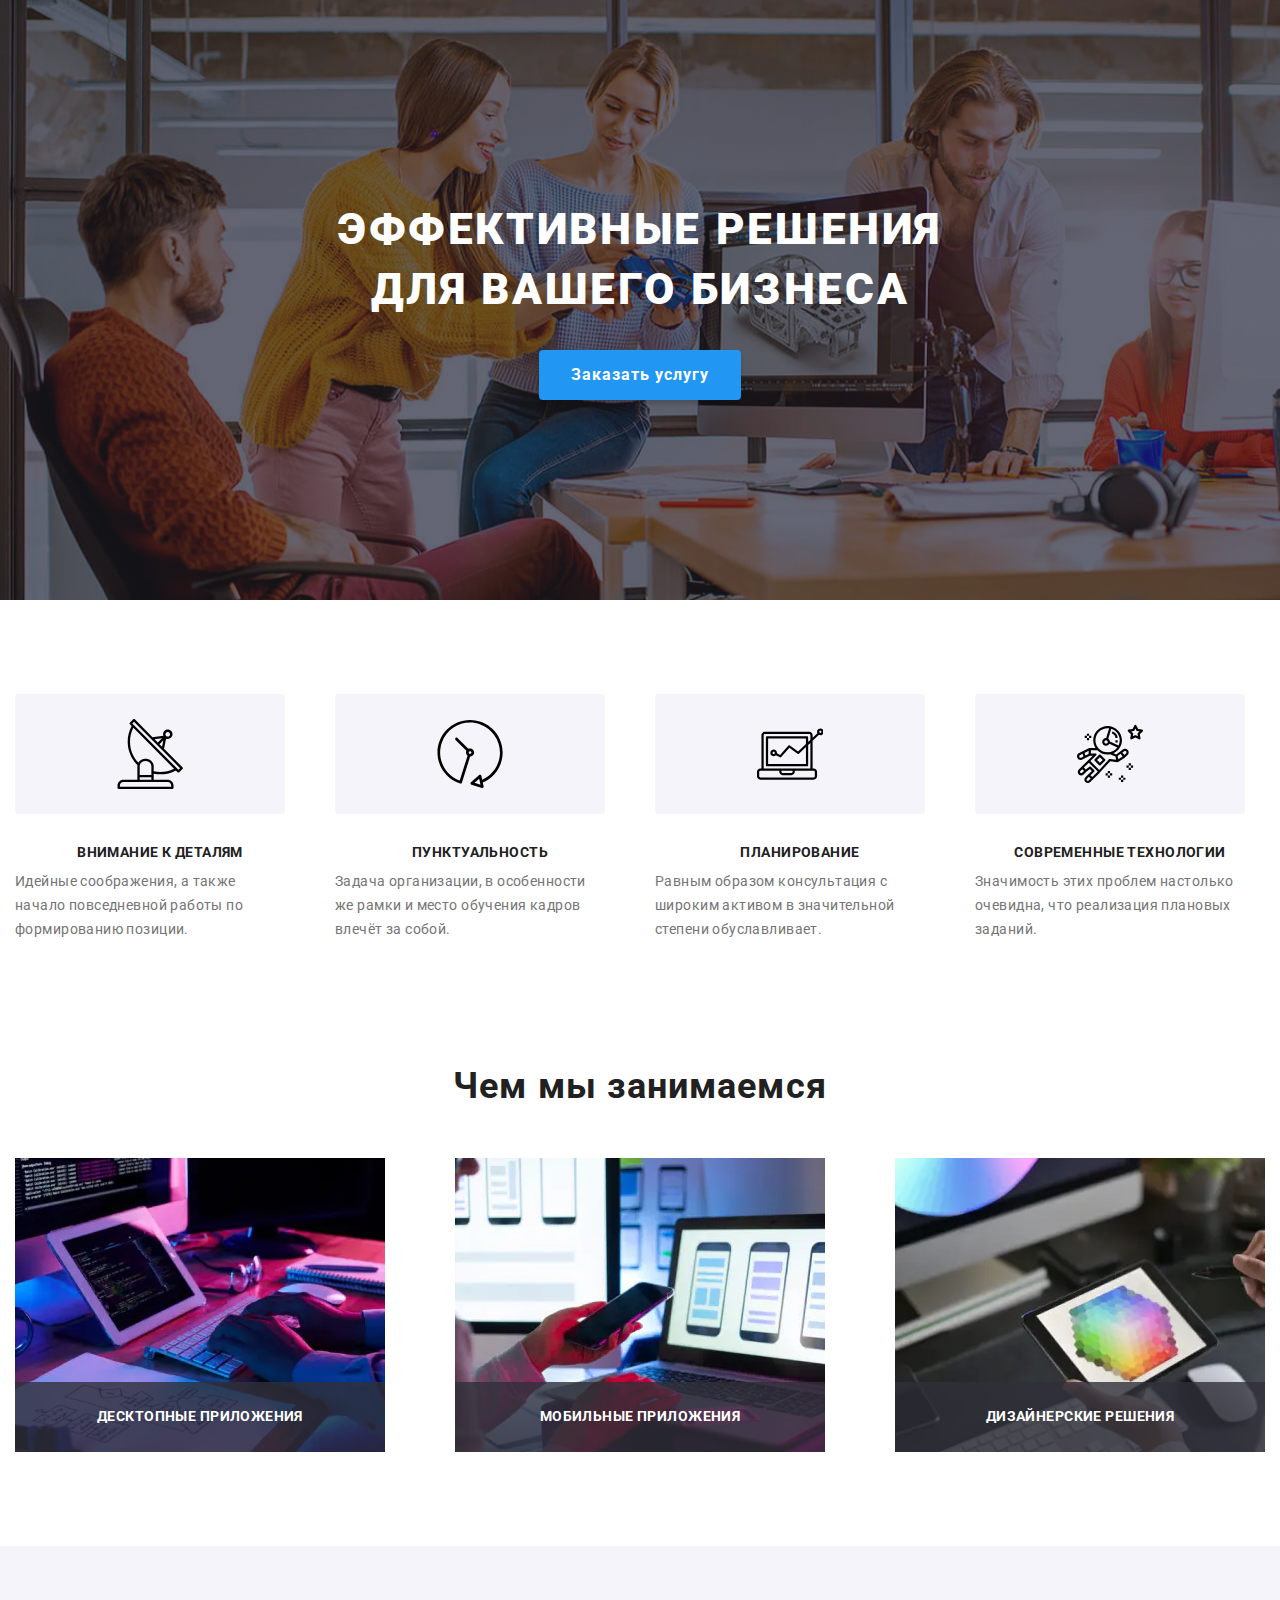
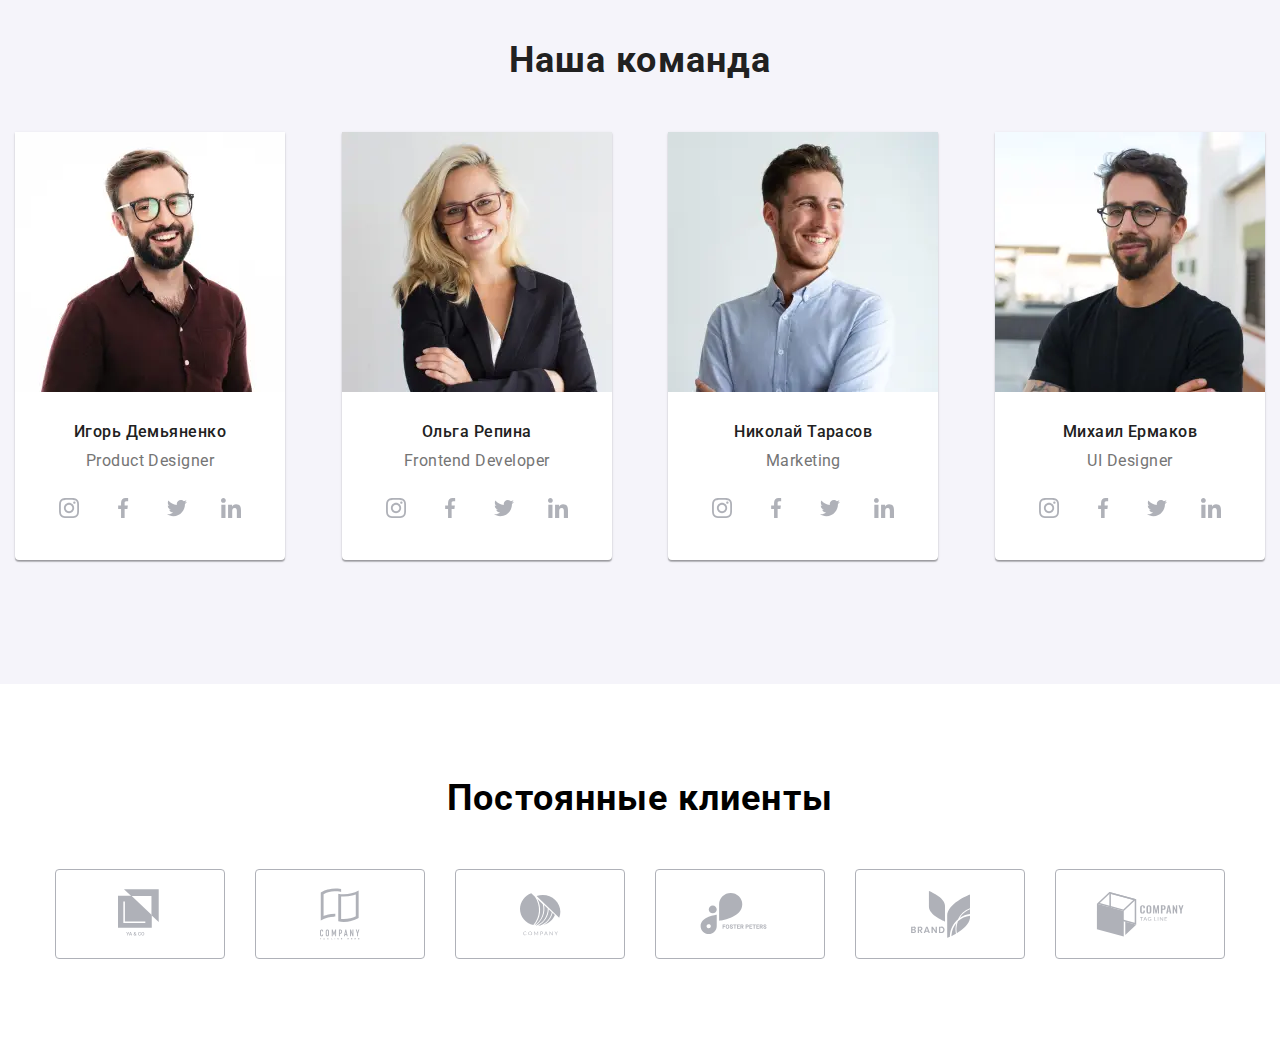
<file: index.html>
<!DOCTYPE html>
<html lang="ru">
	<head>
		<meta charset="UTF-8" />
		<meta name="viewport" content="width=device-width, initial-scale=1.0" />
		<title>WebStudio</title>
		<link rel="stylesheet" href="css/main-index.min.css" />
		<link
			rel="stylesheet"
			href="https://cdnjs.cloudflare.com/ajax/libs/modern-normalize/1.0.0/modern-normalize.min.css"
		/>
		<link rel="preconnect" href="https://fonts.gstatic.com" />
		<link
			href="https://fonts.googleapis.com/css2?family=Raleway:wght@700&family=Roboto:wght@400;500;700;900&display=swap"
			rel="stylesheet"
		/>
	</head>

	<body>
		<!-- <header class="page-header">
			<div class="header__navigation container">
				<nav class="site-nav">
					<div class="site-nav__list">
							<a href="/" aria-label="логтип сайта">
								<div class="company logo">
									<span class="logo-color">Web</span>
									<span class="logo__header">Studio</span>
								</div>
							</a>
						<div>
							<button type="button" class="menu-button is-open">
								<svg width="40" height="40" aria-label="Переключатель меню">
									<use href="./images/sprite.svg#icon-menu-mobile" class="icon-menu"></use>
									<use href="./images/sprite.svg#icon-menu-close" class="icon-cross"></use>
								</svg>
							</button>
							<ul>
								<li class="site-nav__item"><a href="./index.html" class="site-nav__link current">Студия</a></li>
								<li class="site-nav__item"><a href="./portfolio.html" class="site-nav__link">Портфолио</a></li>
								<li class="site-nav__item"><a href="#" class="site-nav__link">Контакты</a></li>
							</ul>
						</div>
				</nav>
				<ul class="contacts-list">
					<li class="contacts-list__item">
						<a href="mailto:info@devstudio.com" class="contacts-list__link">
							<svg class="contacts-list__icon" width="16" height="12">
								<use href="./images/sprite.svg#icon-mail"></use>
							</svg>
							info@devstudio.com
						</a>
					</li>
					<li class="contacts-list__item">
						<a href="tel:+380961111111" class="contacts-list__link">
							<svg class="contacts-list__icon" width="10" height="16">
								<use href="./images/sprite.svg#icon-telephone"></use>
							</svg>
							+38 096 111 11 11
						</a>
					</li>
				</ul>
			</div>
		</header> -->

		<main>
			<!--hero-->
			<section class="hero">
				<h1 class="hero__title">
					Эффективные решения
					<br />
					для вашего бизнеса
				</h1>
				<button type="button" class="hero-btn-function button" data-modal-open>Заказать услугу</button>
			</section>

			<!--advantages-->
			 <section class="advantages">
				<h2 class="visually-hidden">Наши преимущества</h2>
				<ul class="advantages-list container">
					<li class="advantages__item">
						<div class="advantages-list__item">
							<svg class="advantages-list__logo" width="70" height="70">
								<use href="./images/sprite.svg#icon-anthenna"></use>
							</svg>
						</div>
						<h3 class="advantages-item__title">Внимание к деталям</h3>
						<p class="advantage-item__text">
							Идейные соображения, а также начало повседневной работы по формированию позиции.
						</p>
					</li>
					<li class="advantages__item">
						<div class="advantages-list__item">
							<svg class="advantages-list__logo" width="70" height="70">
								<use href="./images/sprite.svg#icon-clock"></use>
							</svg>
						</div>
						<h3 class="advantages-item__title">Пунктуальность</h3>
						<p class="advantage-item__text">
							Задача организации, в особенности же рамки и место обучения кадров влечёт за собой.
						</p>
					</li>
					<li class="advantages__item">
						<div class="advantages-list__item">
							<svg class="advantages-list__logo" width="70" height="70">
								<use href="./images/sprite.svg#icon-comp"></use>
							</svg>
						</div>
						<h3 class="advantages-item__title">Планирование</h3>
						<p class="advantage-item__text">
							Равным образом консультация с широким активом в значительной степени обуславливает.
						</p>
					</li>
					<li class="advantages__item">
						<div class="advantages-list__item">
							<svg class="advantages-list__logo" width="70" height="70">
								<use href="./images/sprite.svg#icon-astronaut"></use>
							</svg>
						</div>
						<h3 class="advantages-item__title">Современные технологии</h3>
						<p class="advantage-item__text">
							Значимость этих проблем настолько очевидна, что реализация плановых заданий.
						</p>
					</li>
				</ul>
			</section>

			<!--directions-->
			<section class="directions">
				<h2 class="directions__title">Чем мы занимаемся</h2>
				<ul class="directions__list container">
					<li class="directions__item">
						<picture class="directions__picture">
							<source srcset="./images/pictures/directions/img.1-1x.webp, ./img.1-2x.webp"
							media="(min-width: 1200px)" type="image/webp">
							<source srcset="./images/pictures/directions/img.1.jpg, ./img.1-2x.jpg"
							media="(min-width: 1200px)">
						<img
							class="directions__img desktop"
							src=""
							alt="Приложения для компьютеров"
							width=""
							height=""
						/>
						</picture>
						<p class="directions__description">Десктопные приложения</p>
					</li>
					<li class="directions__item">
						<picture class="directions__picture">
							<source srcset="./images/pictures/directions/img.2-1x.webp, ./img.2-2x.webp"
							media="(min-width: 1200px)" type="image/webp">
							<source srcset="./images/pictures/directions/img.2-1x.jpg, ./img.2-2x.jpg"
							media="(min-width: 1200px)">
						<img
							class="directions__img mobile"
							src=""
							alt="Приложения для мобильных телефонов"
							width=""
							height=""
						/>
						</picture>
						<p class="directions__description">Мобильные приложения</p>
					</li>
					<li class="directions__item">
						<picture class="directions__picture">
							<source srcset="./images/pictures/directions/img.3-1x.webp, ./img.3-2x.webp"
							media="(min-width: 1200px)" type="image/webp">
							<source srcset="./images/pictures/directions/img.3-1x.jpg, ./img.3-2x.jpg"
							media="(min-width: 1200px)">
						<img
							class="directions__img decision"
							src=""
							alt="Приложения для планшетов"
							width=""
							height=""
						/>
						</picture>
						<p class="directions__description">Дизайнерские решения</p>
					</li>
				</ul>
			</section>

			<!--our team-->
			<section class="team">
				<h2 class="team__title">Наша команда</h2>
				<ul class="team__list container">
					<li class="team__item">
						<ul class="person-card__list">
							<li>
								<picture class="team__picture">
									<source srcset="./images/pictures/team/team1-desk-1x.webp, ./team1-desk-2x.webp"
									media="(min-width: 1200px" type="image/webp">
									<source srcset="./images/pictures/team/team1-desk-1x.jpg, ./team1-desk-2x.jpg"
									media="(min-width: 1200px">
									<source srcset="./images/pictures/team/team1-tablet-1х.webp, ./team1-tablet-2x.webp"
									media="(min-width: 768px)" type="image/webp">
									<source srcset="./images/pictures/team/team1-tablet-1х.jpg, ./team1-tablet-2x.jpg"
									media="(min-width: 768px)">
									<source srcset="./images/pictures/team/team1-1х.webp, ./team1-2х.webp"
									media="(min-width: 320px)" type="image/webp">
									<source srcset="./images/pictures/team/team1-1x.jpg, ./team1-2х.jpg"
									media="(min-width: 320px)">
									<img src="" alt="Игорь Демьяненко" width="" height="" />
								</picture>
							</li>
							<li><h3 class="person-card__title">Игорь Демьяненко</h3></li>
							<li><p lang="en" class="person-card__text">Product Designer</p></li>
							<li>
								<ul class="social-list">
									<li class="social-list__item">
										<a class="social-list__link" href="#">
											<svg class="social-list__icon" width="20" height="20">
												<use href="./images/sprite.svg#icon-instagram"></use>
											</svg>
										</a>
									</li>
									<li class="social-list__item">
										<a class="social-list__link" href="#">
											<svg class="social-list__icon" width="20" height="20">
												<use href="./images/sprite.svg#icon-facebook"></use>
											</svg>
										</a>
									</li>
									<li class="social-list__item">
										<a class="social-list__link" href="#">
											<svg class="social-list__icon" width="20" height="20">
												<use href="./images/sprite.svg#icon-twitter"></use>
											</svg>
										</a>
									</li>
									<li class="social-list__item">
										<a class="social-list__link" href="#">
											<svg class="social-list__icon" width="20" height="20">
												<use href="./images/sprite.svg#icon-linkedin"></use>
											</svg>
										</a>
									</li>
								</ul>
							</li>
						</ul>
					</li>

					<li class="team__item">
						<ul class="person-card__list">
							<li>
								<picture class="team__picture">
									<source srcset="./images/pictures/team/team2-desk-1x.webp, ./team2-desk-2x.webp"
									media="(min-width: 1200px)" type="image/webp">
									<source srcset="./images/pictures/team/team2-desk-1x.jpg, ./team2-desk-2x.jpg"
									media="(min-width: 1200px)">
									<source srcset="./images/pictures/team/team2-tablet-1x.webp, ./team2-tablet-2x.webp"
									media="(min-width: 768px)" type="image/webp">
									<source srcset="./images/pictures/team/team2-tablet-1x.jpg, ./team2-tablet-2x.jpg"
									media="(min-width: 768px)">
									<source srcset="./images/pictures/team/team2-1х.webp, ./team2-2х.webp"
									media="(min-width: 320px)" type="image/webp">
									<source srcset="./images/pictures/team/team2-1х.jpg, ./team2-2х.jpg"
									media="(min-width: 320px)">
									<img src="" alt="Ольга Репина" width="" height="" />
								</picture>
							</li>
							<li><h3 class="person-card__title">Ольга Репина</h3></li>
							<li><p lang="en" class="person-card__text">Frontend Developer</p></li>
							<li>
								<ul class="social-list">
									<li class="social-list__item">
										<a class="social-list__link" href="#">
											<svg class="social-list__icon" width="20" height="20">
												<use href="./images/sprite.svg#icon-instagram"></use>
											</svg>
										</a>
									</li>
									<li class="social-list__item">
										<a class="social-list__link" href="#">
											<svg class="social-list__icon" width="20" height="20">
												<use href="./images/sprite.svg#icon-facebook"></use>
											</svg>
										</a>
									</li>
									<li class="social-list__item">
										<a class="social-list__link" href="#">
											<svg class="social-list__icon" width="20" height="20">
												<use href="./images/sprite.svg#icon-twitter"></use>
											</svg>
										</a>
									</li>
									<li class="social-list__item">
										<a class="social-list__link" href="#">
											<svg class="social-list__icon" width="20" height="20">
												<use href="./images/sprite.svg#icon-linkedin"></use>
											</svg>
										</a>
									</li>
								</ul>
							</li>
						</ul>
					</li>
					<li class="team__item">
						<ul class="person-card__list">
							<li>
								<picture class="team__picture">
									<source srcset="./images/pictures/team/team3-desk-1x.webp, ./team3-desk-2x.webp"
									media="(min-width: 1200px)" type="image/webp">
									<source srcset="./images/pictures/team/team3-desk-1x.jpg, ./team3-desk-2x.webp"
									media="(min-width: 1200px)">
									<source srcset="./images/pictures/team/team3-tablet-1x.webp, ./team3-tablet-2x.webp"
									media="(min-width: 768px)" type="image/webp">
									<source srcset="./images/pictures/team/team3-tablet-1x.jpg, ./team3-tablet-2x.jpg"
									media="(min-width: 768px)">
									<source srcset="./images/pictures/team/team3-1х.webp, ./team3-2х.webp"
									media="(min-width: 320px)" type="image/webp">
									<source srcset="./images/pictures/team/team3-1х.jpg ./team3-2х.jpg"
									media="(min-width: 320px)">
									<img src="" alt="Николай Тарасов" width="" height="" />
								</picture>
							</li>
							<li><h3 class="person-card__title">Николай Тарасов</h3></li>
							<li><p lang="en" class="person-card__text">Marketing</p></li>
							<li>
								<ul class="social-list">
									<li class="social-list__item">
										<a class="social-list__link" href="#">
											<svg class="social-list__icon" width="20" height="20">
												<use href="./images/sprite.svg#icon-instagram"></use>
											</svg>
										</a>
									</li>
									<li class="social-list__item">
										<a class="social-list__link" href="#">
											<svg class="social-list__icon" width="20" height="20">
												<use href="./images/sprite.svg#icon-facebook"></use>
											</svg>
										</a>
									</li>
									<li class="social-list__item">
										<a class="social-list__link" href="#">
											<svg class="social-list__icon" width="20" height="20">
												<use href="./images/sprite.svg#icon-twitter"></use>
											</svg>
										</a>
									</li>
									<li class="social-list__item">
										<a class="social-list__link" href="#">
											<svg class="social-list__icon" width="20" height="20">
												<use href="./images/sprite.svg#icon-linkedin"></use>
											</svg>
										</a>
									</li>
								</ul>
							</li>
						</ul>
					</li>
					<li class="team__item">
						<ul class="person-card__list">
							<li>
								<picture class="team__picture">
									<source srcset="./images/pictures/team/team4-desk-1x.webp, ./team4-desk-2x.webp"
									media="(min-width: 1200px)" type="image/webp">
									<source srcset="./images/pictures/team/team4-desk-1x.jpg, ./team4-desk-2x.jpg"
									media="(min-width: 1200px)">
									<source srcset="./images/pictures/team/team4-tablet-1x.webp, ./team4-tablet-2x.webp"
									media="(min-width: 768)" type="image/webp">
									<source srcset="./images/pictures/team/team4-tablet-1x.jpg, ./team4-tablet-2x.jpg"
									media="(min-width: 768px)">
									<source srcset="./images/pictures/team/team4-1х.webp, ./team4-2х.webp"
									media="(min-width: 320px)" type="image/webp">
									<source srcset="./images/pictures/team/team4-1х.jpg, ./team4-2х.jpg"
									media="(min-width: 320px)">
									<img src="" alt="Михаил Ермаков" width="" height="" />
								</picture>
							</li>
							<li><h3 class="person-card__title">Михаил Ермаков</h3></li>
							<li><p lang="en" class="person-card__text">UI Designer</p></li>
							<li>
								<ul class="social-list">
									<li class="social-list__item">
										<a class="social-list__link" href="#">
											<svg class="social-list__icon" width="20" height="20">
												<use href="./images/sprite.svg#icon-instagram"></use>
											</svg>
										</a>
									</li>
									<li class="social-list__item">
										<a class="social-list__link" href="#">
											<svg class="social-list__icon" width="20" height="20">
												<use href="./images/sprite.svg#icon-facebook"></use>
											</svg>
										</a>
									</li>
									<li class="social-list__item">
										<a class="social-list__link" href="#">
											<svg class="social-list__icon" width="20" height="20">
												<use href="./images/sprite.svg#icon-twitter"></use>
											</svg>
										</a>
									</li>
									<li class="social-list__item">
										<a class="social-list__link" href="#">
											<svg class="social-list__icon" width="20" height="20">
												<use href="./images/sprite.svg#icon-linkedin"></use>
											</svg>
										</a>
									</li>
								</ul>
							</li>
						</ul>
					</li>
				</ul>
			</section>

			<!--clients-->
			<section class="clients">
				<h2 class="clients__title">Постоянные клиенты</h2>
				<ul class="clients-list">
					<li class="clients-list__item">
						<a class="clients-site" href="#">
							<svg class="clients-logo" width="45" height="50">
								<use href="images/sprite.svg#icon-logo-1"></use>
							</svg>
						</a>
					</li>
					<li class="clients-list__item">
						<a class="clients-site" href="#">
							<svg class="clients-logo" width="40" height="52">
								<use href="images/sprite.svg#icon-logo-2"></use>
							</svg>
						</a>
					</li>
					<li class="clients-list__item">
						<a class="clients-site" href="#">
							<svg class="clients-logo" width="41" height="43">
								<use href="images/sprite.svg#icon-logo-3"></use>
							</svg>
						</a>
					</li>
					<li class="clients-list__item">
						<a class="clients-site" href="#">
							<svg class="clients-logo" width="80" height="42">
								<use href="images/sprite.svg#icon-logo-4"></use>
							</svg>
						</a>
					</li>
					<li class="clients-list__item">
						<a class="clients-site" href="#">
							<svg class="clients-logo" width="59" height="47">
								<use href="images/sprite.svg#icon-logo-5"></use>
							</svg>
						</a>
					</li>
					<li class="clients-list__item">
						<a class="clients-site" href="#">
							<svg class="clients-logo" width="89" height="45">
								<use href="images/sprite.svg#icon-logo-6"></use>
							</svg>
						</a>
					</li>
				</ul>
			</section>
			<!--footer-->
			<!-- <footer class="footer">
				<div class="footer-composition">
					<div class="footer-block-address">
						<a href="/" aria-label="логтип сайта">
							<div class="company-footer logo">
								<span class="logo-color">Web</span>
								<span class="footer-logo">Studio</span>
							</div>
						</a>
						<address>
							<ul class="address-list">
								<li class="address-list__item"><p class="address-post">г. Киев, пр-т Леси Украинки, 26</p></li>
								<li class="address-list__item"><a class="address-footer" href="#">info@example.com</a></li>
								<li class="address-list__item"><a class="address-footer" href="#">+38 099 111 11 11</a></li>
							</ul>
						</address>
					</div>
					<div class="footer-block-join">
						<ul class="footer-join__list">
							<li class="footer-join__item"><b class="footer-join__text">Присоединяйтесь</b></li>
							<li class="footer-join__item">
								<ul class="footer-social-list">
									<li class="footer-social-list__item">
										<a class="social-list__link footer-link" href="#">
											<svg class="footer-icon" width="20" height="20">
												<use href="./images/sprite.svg#icon-instagram"></use>
											</svg>
										</a>
									</li>
									<li class="footer-social-list__item">
										<a class="social-list__link footer-link" href="#">
											<svg class="footer-icon" width="20" height="20">
												<use href="./images/sprite.svg#icon-facebook"></use>
											</svg>
										</a>
									</li>
									<li class="footer-social-list__item">
										<a class="social-list__link footer-link" href="#">
											<svg class="footer-icon" width="20" height="20">
												<use href="./images/sprite.svg#icon-twitter"></use>
											</svg>
										</a>
									</li>
									<li class="footer-social-list__item">
										<a class="social-list__link footer-link" href="#">
											<svg class="footer-icon" width="20" height="20">
												<use href="./images/sprite.svg#icon-linkedin"></use>
											</svg>
										</a>
									</li>
								</ul>
							</li>
						</ul>
					</div>
					<div class="footer-form">
						<b class="footer-form__text">Подпишитесь на рассылку</b>
						<form action="#" class="footer-subscription">
							<span class="footer-form__design">
								<input type="email" name="user-name" class="footer-form__input" placeholder="E-mail" />
								<button type="submit" class="footer-btn-function button">
									Подписаться
									<svg class="footer-btn-icon" width="24" height="24">
										<use href="./images/sprite.svg#icon-send"></use>
									</svg>
								</button>
							</span>
						</form>
					</div>
				</div>
			</footer> -->
			<!--backdrop-->
			<!-- <div class="backdrop is-hidden" data-modal>
				<div class="modal">
					<button type="button" class="close-btn" data-modal-close>
						<svg class="close-icon" width="18" height="18">
							<use href="./images/sprite.svg#icon-close"></use>
						</svg>
					</button>
					<b class="user-info">Оставьте свои данные, мы вам перезвоним</b>
					<form action="#" class="modal-form">
						<label class="modal-form__field">
							Имя
							<span class="form-field-wrapper">
								<input type="text" name="user-name" class="modal-form__input" />
								<svg class="modal-form__icon" width="18" height="18">
									<use href="./images/sprite.svg#icon-modal-person"></use>
								</svg>
							</span>
						</label>
						<label class="modal-form__field">
							Телефон
							<span class="form-field-wrapper">
								<input type="tel" name="user-tel" class="modal-form__input" />
								<svg class="modal-form__icon" width="18" height="18">
									<use href="./images/sprite.svg#icon-modal-phone"></use>
								</svg>
							</span>
						</label>
						<label class="modal-form__field">
							Почта
							<span class="form-field-wrapper">
								<input type="email" name="user-email" class="modal-form__input" />
								<svg class="modal-form__icon" width="18" height="18">
									<use href="./images/sprite.svg#icon-modal-email"></use>
								</svg>
							</span>
						</label>
						<label class="modal-form__field">
							Комментарий
							<span class="form-field-wrapper">
								<textarea name="user-message" class="form-message-wrapper" placeholder="Введите текст"></textarea>
							</span>
						</label>
						<input
							id="modal-form-policy"
							type="checkbox"
							name="user-policy"
							value="accept-policy"
							class="modal-form-policy visually-hidden"
						/>
						<label for="modal-form-policy" class="form-policy-text">
							Соглашаюсь с рассылкой и принимаю
							<a class="modal-link" href="#">Условия договора</a>
						</label>
						<button type="submit" class="form-btn-submit">Отправить</button>
					</form>
				</div>
			</div>
		</main>
		<script src="./js/modal.js"></script> -->
	</body>
</html>
</file>
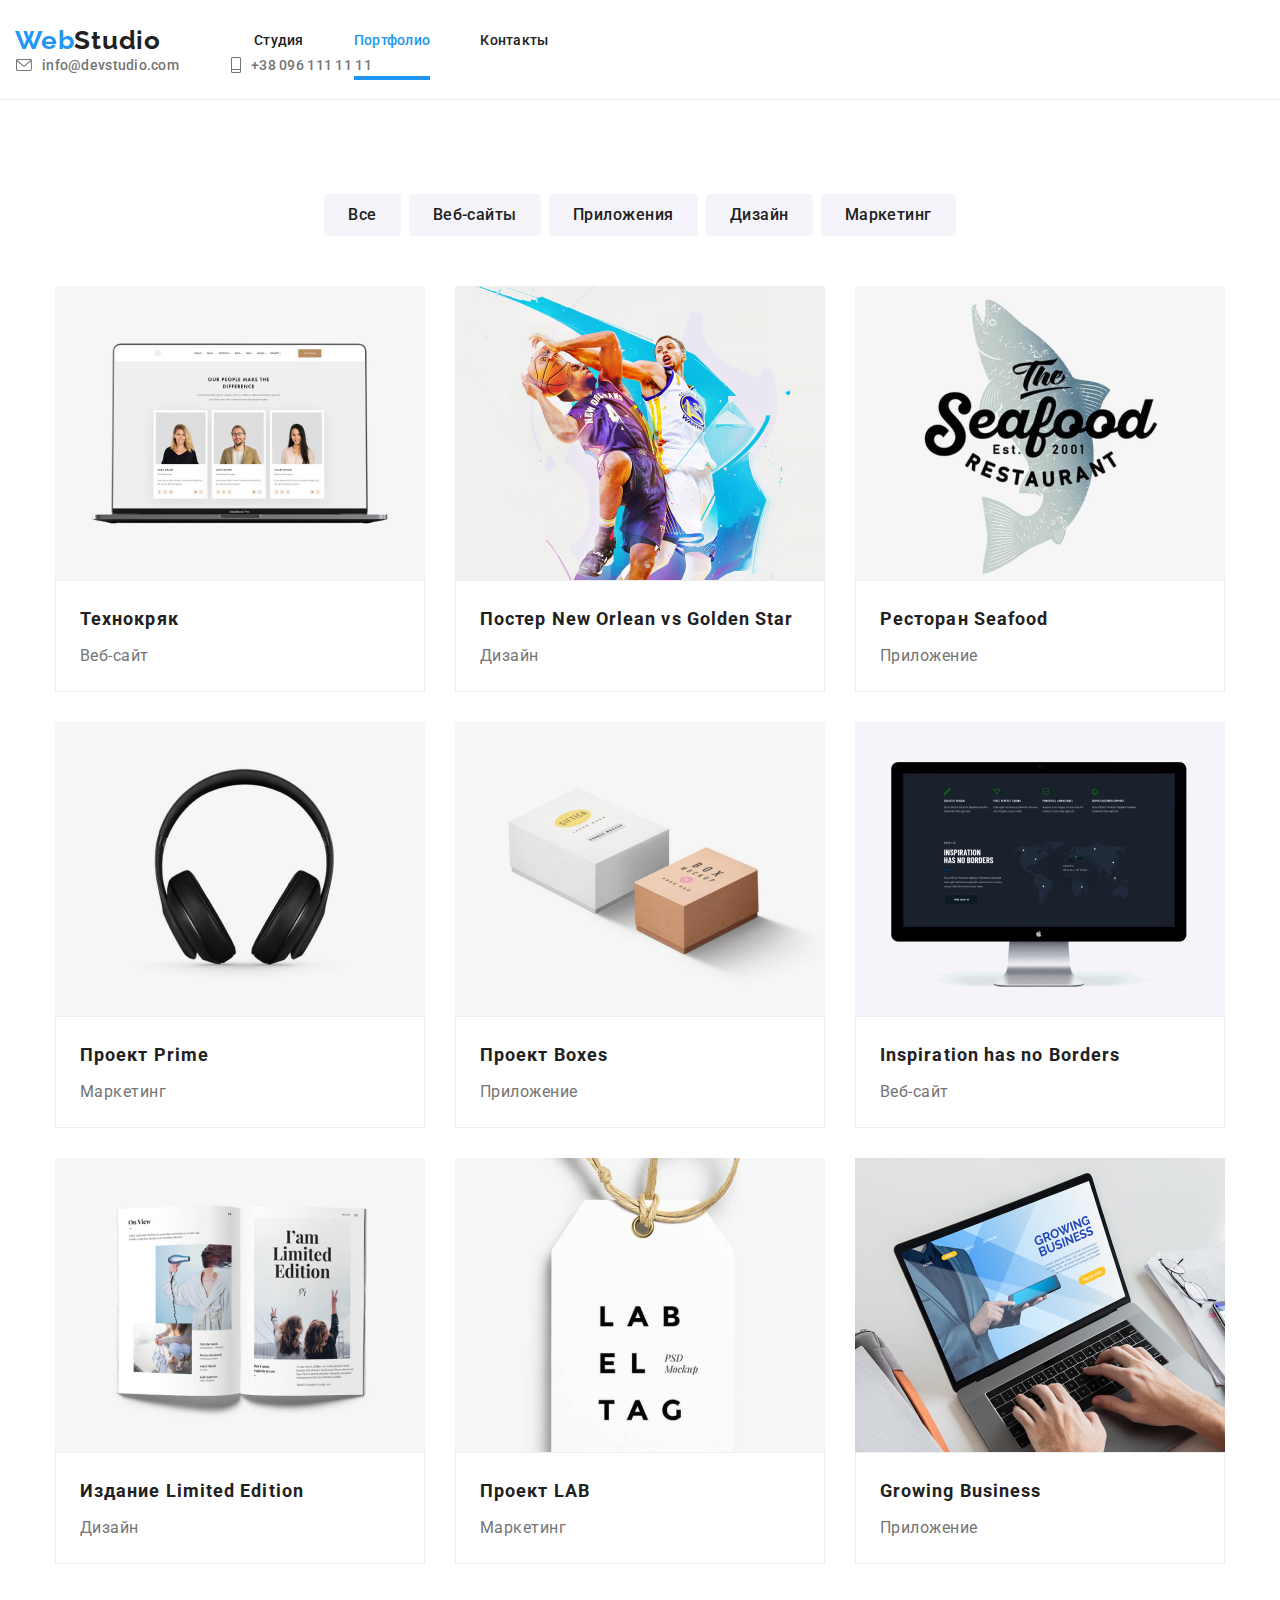
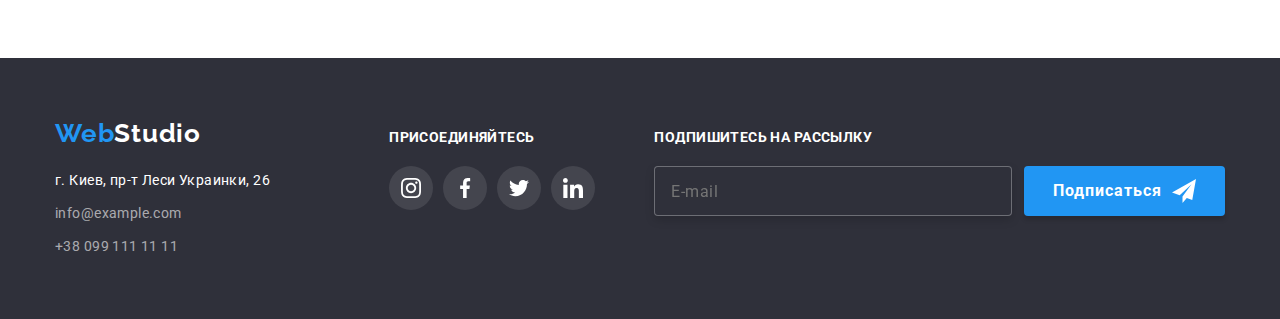
<file: portfolio.html>
<!DOCTYPE html>
<html lang="ru">
	<head>
		<meta charset="UTF-8" />
		<meta name="viewport" content="width=device-width, initial-scale=1.0" />
		<title>WebStudio</title>
		<link rel="stylesheet" href="css/main-portfolio.min.css" />
		<link
			rel="stylesheet"
			href="https://cdnjs.cloudflare.com/ajax/libs/modern-normalize/1.0.0/modern-normalize.min.css"
		/>
		<link rel="preconnect" href="https://fonts.gstatic.com" />
		<link
			href="https://fonts.googleapis.com/css2?family=Raleway:wght@700&family=Roboto:wght@400;500;700;900&display=swap"
			rel="stylesheet"
		/>
	</head>
	<body>
		<header class="page-header">
			<div class="header__navigation container">
				<nav class="site-nav">
					<ul class="site-nav__list">
						<li>
							<a href="/" aria-label="логтип сайта">
								<div class="company logo">
									<span class="logo-color">Web</span>
									<span class="logo__header">Studio</span>
								</div>
							</a>
						</li>
						<li class="site-nav__item"><a href="./index.html" class="site-nav__link">Студия</a></li>
						<li class="site-nav__item"><a href="./portfolio.html" class="site-nav__link current">Портфолио</a></li>
						<li class="site-nav__item"><a href="#" class="site-nav__link">Контакты</a></li>
					</ul>
				</nav>
				<ul class="contacts-list">
					<li class="contacts-list__item">
						<a href="mailto:info@devstudio.com" class="contacts-list__link">
							<svg class="contacts-list__icon" width="16" height="12">
								<use href="./images/sprite.svg#icon-mail"></use>
							</svg>
							info@devstudio.com
						</a>
					</li>
					<li class="contacts-list__item">
						<a href="tel:+380961111111" class="contacts-list__link">
							<svg class="contacts-list__icon" width="10" height="16">
								<use href="./images/sprite.svg#icon-telephone"></use>
							</svg>
							+38 096 111 11 11
						</a>
					</li>
				</ul>
			</div>
		</header>

		<main>
			<section class="product-page">
				<h1 class="visually-hidden">Список направлений деятельности</h1>
				<ul class="filter-buttons__list">
					<li class="filter-buttons__item"><button type="button" class="filter-buttons__text">Все</button></li>
					<li class="filter-buttons__item"><button type="button" class="filter-buttons__text">Веб-сайты</button></li>
					<li class="filter-buttons__item"><button type="button" class="filter-buttons__text">Приложения</button></li>
					<li class="filter-buttons__item"><button type="button" class="filter-buttons__text">Дизайн</button></li>
					<li class="filter-buttons__item"><button type="button" class="filter-buttons__text">Маркетинг</button></li>
				</ul>
				<ul class="product-cards__list">
					<li class="product-cards__item">
						<a class="product-cards__link" href="#">
							<div class="product-thumb">
								<img src="./images/img-tekhno.jpg" alt="Технокряк" width="370" height="294" />
								<div class="content-overlay">
									<p class="content-overlay__text">
										Технокряк это современная площадка распространения коронавируса. Компании
										<br />
										используют эту платформу для цифрового шпионажа и атак на защищённые сервера конкурентов.
									</p>
								</div>
							</div>
							<div class="card-content">
								<h2 class="product-cards__title">Технокряк</h2>
								<p class="product-card__filter">Веб-сайт</p>
							</div>
						</a>
					</li>
					<li class="product-cards__item">
						<a class="product-cards-link" href="#">
							<div class="product-thumb">
								<img src="./images/img-poster.jpg" alt="Постер New Orlean vs Golden Star" width="370" height="294" />
								<div class="content-overlay">
									<p class="content-overlay__text">
										Технокряк это современная площадка распространения коронавируса. Компании
										<br />
										используют эту платформу для цифрового шпионажа и атак на защищённые сервера конкурентов.
									</p>
								</div>
							</div>
							<div class="card-content">
								<h2 class="product-cards__title">Постер New Orlean vs Golden Star</h2>
								<p class="product-card__filter">Дизайн</p>
							</div>
						</a>
					</li>
					<li class="product-cards__item">
						<a class="product-cards-link" href="#">
							<div class="product-thumb">
								<img src="./images/img-seafood.jpg" alt="Ресторан Seafood" width="370" height="294" />
								<div class="content-overlay">
									<p class="content-overlay__text">
										Технокряк это современная площадка распространения коронавируса. Компании
										<br />
										используют эту платформу для цифрового шпионажа и атак на защищённые сервера конкурентов.
									</p>
								</div>
							</div>
							<div class="card-content">
								<h2 class="product-cards__title">Ресторан Seafood</h2>
								<p class="product-card__filter">Приложение</p>
							</div>
						</a>
					</li>
					<li class="product-cards__item">
						<a class="product-cards-link" href="#">
							<div class="product-thumb">
								<img src="./images/img-prime.jpg" alt="Проект Prime" width="370" height="294" />
								<div class="content-overlay">
									<p class="content-overlay__text">
										Технокряк это современная площадка распространения коронавируса. Компании
										<br />
										используют эту платформу для цифрового шпионажа и атак на защищённые сервера конкурентов.
									</p>
								</div>
							</div>
							<div class="card-content">
								<h2 class="product-cards__title">Проект Prime</h2>
								<p class="product-card__filter">Маркетинг</p>
							</div>
						</a>
					</li>
					<li class="product-cards__item">
						<a class="product-cards-link" href="#">
							<div class="product-thumb">
								<img src="./images/img-boxes.jpg" alt="Проект Boxes" width="370" height="294" />
								<div class="content-overlay">
									<p class="content-overlay__text">
										Технокряк это современная площадка распространения коронавируса. Компании
										<br />
										используют эту платформу для цифрового шпионажа и атак на защищённые сервера конкурентов.
									</p>
								</div>
							</div>
							<div class="card-content">
								<h2 class="product-cards__title">Проект Boxes</h2>
								<p class="product-card__filter">Приложение</p>
							</div>
						</a>
					</li>
					<li class="product-cards__item">
						<a class="product-cards-link" href="#">
							<div class="product-thumb">
								<img src="./images/img-borders.jpg" alt="Inspiration has no Borders" width="370" height="294" />
								<div class="content-overlay">
									<p class="content-overlay__text">
										Технокряк это современная площадка распространения коронавируса. Компании
										<br />
										используют эту платформу для цифрового шпионажа и атак на защищённые сервера конкурентов.
									</p>
								</div>
							</div>
							<div class="card-content">
								<h2 class="product-cards__title">Inspiration has no Borders</h2>
								<p class="product-card__filter">Веб-сайт</p>
							</div>
						</a>
					</li>
					<li class="product-cards__item">
						<a class="product-cards-link" href="#">
							<div class="product-thumb">
								<img src="./images/img-limited.jpg" alt="Издание Limited Edition" width="370" height="294" />
								<div class="content-overlay">
									<p class="content-overlay__text">
										Технокряк это современная площадка распространения коронавируса. Компании
										<br />
										используют эту платформу для цифрового шпионажа и атак на защищённые сервера конкурентов.
									</p>
								</div>
							</div>
							<div class="card-content">
								<h2 class="product-cards__title">Издание Limited Edition</h2>
								<p class="product-card__filter">Дизайн</p>
							</div>
						</a>
					</li>
					<li class="product-cards__item">
						<a class="product-cards-link" href="#">
							<div class="product-thumb">
								<img src="./images/img-lab.jpg" alt="Проект LAB" width="370" height="294" />
								<div class="content-overlay">
									<p class="content-overlay__text">
										Технокряк это современная площадка распространения коронавируса. Компании
										<br />
										используют эту платформу для цифрового шпионажа и атак на защищённые сервера конкурентов.
									</p>
								</div>
							</div>
							<div class="card-content">
								<h2 class="product-cards__title">Проект LAB</h2>
								<p class="product-card__filter">Маркетинг</p>
							</div>
						</a>
					</li>
					<li class="product-cards__item">
						<a class="product-cards-link" href="#">
							<div class="product-thumb">
								<img src="./images/img-business.jpg" alt="Growing Business" width="370" height="294" />
								<div class="content-overlay">
									<p class="content-overlay__text">
										Технокряк это современная площадка распространения коронавируса. Компании
										<br />
										используют эту платформу для цифрового шпионажа и атак на защищённые сервера конкурентов.
									</p>
								</div>
							</div>
							<div class="card-content">
								<h2 class="product-cards__title">Growing Business</h2>
								<p class="product-card__filter">Приложение</p>
							</div>
						</a>
					</li>
				</ul>
			</section>
		</main>

		<!--footer-->
		<footer class="footer">
			<div class="footer-composition">
				<div class="footer-block-address">
					<a href="/" aria-label="логтип сайта">
						<div class="company-footer logo">
							<span class="logo-color">Web</span>
							<span class="footer-logo">Studio</span>
						</div>
					</a>
					<address>
						<ul class="address-list">
							<li class="address-list__item">
								<p class="address-post">г. Киев, пр-т Леси Украинки, 26</p>
							</li>
							<li class="address-list__item"><a class="address-footer" href="#">info@example.com</a></li>
							<li class="address-list__item"><a class="address-footer" href="#">+38 099 111 11 11</a></li>
						</ul>
					</address>
				</div>
				<div class="footer-block-join">
					<ul class="footer-join__list">
						<li class="footer-join__item"><b class="footer-join__text">Присоединяйтесь</b></li>
						<li class="footer-join__item">
							<ul class="footer-social-list">
								<li class="footer-social-list__item">
									<a class="social-list__link footer-link" href="#">
										<svg class="footer-icon" width="20" height="20">
											<use href="./images/sprite.svg#icon-instagram"></use>
										</svg>
									</a>
								</li>
								<li class="footer-social-list__item">
									<a class="social-list__link footer-link" href="#">
										<svg class="footer-icon" width="20" height="20">
											<use href="./images/sprite.svg#icon-facebook"></use>
										</svg>
									</a>
								</li>
								<li class="footer-social-list__item">
									<a class="social-list__link footer-link" href="#">
										<svg class="footer-icon" width="20" height="20">
											<use href="./images/sprite.svg#icon-twitter"></use>
										</svg>
									</a>
								</li>
								<li class="footer-social-list__item">
									<a class="social-list__link footer-link" href="#">
										<svg class="footer-icon" width="20" height="20">
											<use href="./images/sprite.svg#icon-linkedin"></use>
										</svg>
									</a>
								</li>
							</ul>
						</li>
					</ul>
				</div>
				<div class="footer-form">
					<b class="footer-form__text">Подпишитесь на рассылку</b>
					<form action="#" class="footer-subscription">
						<span class="footer-form__design">
							<input type="email" name="user-name" class="footer-form__input" placeholder="E-mail" />
							<button type="submit" class="footer-btn-function button">
								Подписаться
								<svg class="footer-btn-icon" width="24" height="24">
									<use href="./images/sprite.svg#icon-send"></use>
								</svg>
							</button>
						</span>
					</form>
				</div>
			</div>
		</footer>
	</body>
</html>
</file>
<file: css/main-index.min.css>
:root{--main-text-color: #212121;--special-text-color: #757575;--hover-color: #2196f3;--light-text-color: #ffffff}body{margin:0}h1,h2,h3,h4,h5,h6{margin:0}ul,ol{list-style-type:none;text-decoration:none;margin:0;padding:0}p{margin:0}a{text-decoration:none;color:var(--main-text-color)}img{display:block;max-width:100%;height:auto;margin-right:0}.visually-hidden{position:absolute;width:1px;height:1px;margin:-1px;border:0;padding:0;white-space:nowrap;clip-path:inset(100%);clip:rect(0 0 0 0);overflow:hidden}@media screen and (min-width: 1200px){.section{max-width:1200px;margin:0 auto}}.container{width:100%;padding:0 15px}@media screen and (min-width: 480px){.container .container{max-width:480px;margin:0 auto}}@media sreen and (min-width: 768px){.container .container{max-width:768px}}@media screen and (min-width: 1200px){.container .container{display:flex;align-items:center;max-width:1200px}}.button{color:var(--light-text-color);font-family:Roboto;font-weight:bold;font-size:16px;line-height:1.875;align-items:center;text-align:center;letter-spacing:0.06em;background-color:var(--hover-color);box-shadow:0px 4px 4px rgba(0,0,0,0.15);border-radius:4px;border:none;min-width:200px;outline:none;cursor:pointer}.page-header{padding-top:25px;padding-bottom:25px;border-bottom:1px solid #ececec}.menu-button{display:inline-flex;margin:0;padding:0;border:none;background-color:transparent}.menu-button .icon-cross{display:none}.menu-button.is-open .icon-cross{display:block}.menu-button.is-open .icon-menu{display:none}.site-nav{display:flex;align-items:center}.site-nav__list{display:flex;align-items:center}.site-nav__item:not(:last-child){margin-right:50px}.site-nav__link{color:var(--main-text-color);font-family:Roboto;font-weight:500;font-size:14px;line-height:1.142;letter-spacing:0.02em;background-color:#fff;transition-property:color;transition-duration:250ms;transition-timing-function:cubic-bezier(0.4, 0, 0.2, 1)}.site-nav__link.current{display:inline-block;color:var(--hover-color);position:relative}.site-nav__link.current::after{display:block;width:100%;height:4px;content:"";position:absolute;bottom:-32px;background-color:#2196f3}.site-nav__link:hover,.site-nav__link:focus{color:var(--hover-color);background-color:#fff}.logo{display:flex;font-family:Raleway;font-weight:bold;font-size:26px;line-height:1.192;letter-spacing:0.03em}.company{margin-right:93px}.logo-color{color:var(--hover-color)}.contacts-list{display:flex;margin-left:auto}.contacts-list__item:not(:first-child){margin-left:50px}.contacts-list__link{display:flex;color:var(--special-text-color);font-family:Roboto;font-weight:500;font-size:14px;line-height:1.142;letter-spacing:0.02em;align-items:center;padding:1px 1px;transition-property:color;transition-duration:250ms;transition-timing-function:cubic-bezier(0.4, 0, 0.2, 1)}.contacts-list__link:hover,.contacts-list__link:focus{background-color:#fff;color:var(--hover-color)}.contacts-list__icon{margin-right:10px;background-color:#fff;fill:var(--special-text-color);transition-property:fill;transition-duration:250ms;transition-timing-function:cubic-bezier(0.4, 0, 0.2, 1)}.contacts-list__link:hover .contacts-list__icon,.contacts-list__link:focus .contacts-list__icon{fill:var(--hover-color)}.hero{background-image:linear-gradient(rgba(47,48,58,0.4), rgba(47,48,58,0.4)),url(../../images/pictures/hero-1x.jpg);background-repeat:no-repeat;background-size:480px 400px;padding-top:118px;padding-bottom:118px;text-align:center;margin:0 auto}.hero__title{color:var(--light-text-color);font-family:Roboto;font-weight:900;font-size:26px;line-height:1.61;text-align:center;letter-spacing:0.06em;text-transform:uppercase;margin-bottom:30px}.hero-btn-function{display:inline-block;padding:10px 32px;margin-right:auto;margin-left:auto}@media screen and (min-device-pixel-ratio: 2) and (min-width: 320px), screen and (min-resolution: 192dpi) and (min-width: 320px), screen and (min-resolution: 2dppx) and (min-width: 320px){.hero{background-image:linear-gradient(rgba(47,48,58,0.4), rgba(47,48,58,0.4)),url(../../images/pictures/hero-2x.jpg)}}@media screen and (min-width: 768px){.hero{background-image:linear-gradient(rgba(47,48,58,0.4), rgba(47,48,58,0.4)),url(../../images/pictures/hero_tablet-1x.jpg);background-size:768px 400px}}@media screen and (min-device-pixel-ratio: 2) and (min-width: 768px), screen and (min-resolution: 192dpi) and (min-width: 768px), screen and (min-resolution: 2dppx) and (min-width: 768px){.hero{background-image:linear-gradient(rgba(47,48,58,0.4), rgba(47,48,58,0.4)),url(../../images/pictures/hero_tablet-2x.jpg)}}@media screen and (min-width: 1200px){.hero{background-image:linear-gradient(rgba(47,48,58,0.4), rgba(47,48,58,0.4)),url(../../images/pictures/hero_desk-1x.jpg);background-repeat:no-repeat;background-size:cover;text-align:center;align-items:center;max-width:1600px;padding-top:200px;padding-bottom:200px;margin:0 auto}.hero__title{font-size:44px;line-height:1.36;max-width:696px;text-align:center;margin-left:auto;margin-right:auto}}@media screen and (min-device-pixel-ratio: 2) and (min-width: 1200px), screen and (min-resolution: 192dpi) and (min-width: 1200px), screen and (min-resolution: 2dppx) and (min-width: 1200px){.hero{background-image:linear-gradient(rgba(47,48,58,0.4), rgba(47,48,58,0.4)),url(../../images/pictures/hero_desk-2x.jpg)}}.advantages{padding-top:60px;padding-bottom:60px}.advantages__item:not(:last-child){margin-bottom:30px}.advantages-list__item{background:#f5f4fa;border-radius:4px;height:120px;background-position:center;display:flex;align-items:center}.advantages-list__logo{margin-left:auto;margin-right:auto}.advantages-item__title{color:var(--main-text-color);font-family:Roboto;font-weight:bold;font-size:14px;line-height:1.142;letter-spacing:0.03em;text-transform:uppercase;margin-top:30px;margin-bottom:10px;text-align:center}.advantage-item__text{color:var(--special-text-color);font-family:Roboto;font-weight:normal;font-size:14px;line-height:1.714;letter-spacing:0.03em}@media screen and (min-width: 768px){.advantages-list{display:flex;flex-wrap:wrap;justify-content:space-between}.advantages__item{width:calc((100% - 30px * 2) / 2)}}@media screen and (min-width: 1200px){.advantages{padding-top:94px;padding-bottom:94px}.advantages-list{display:flex;flex-wrap:nowrap;justify-content:space-between}.advantages-list__logo{display:flex;align-items:center;margin-left:auto;margin-right:auto}.advantages-list__item{width:270px;padding:25px 102px}.advantages__item:not(:last-child){margin-right:30px}.advantage-item__text{max-width:270px}}@media screen and (min-width: 320px) and (max-width: 1199px){.directions{display:none}}@media screen and (min-width: 1200px){.directions__title{color:var(--main-text-color);font-family:Roboto;font-weight:bold;font-size:36px;line-height:1.166;text-align:center;letter-spacing:0.03em;margin-bottom:50px}.directions__list{display:flex;justify-content:space-between;padding-top:0;padding-left:15px;padding-right:15px;padding-bottom:94px}.directions__item{position:relative}.directions__item:not(:last-child){margin-right:30px}.directions__description{position:absolute;font-family:Roboto;color:var(--light-text-color);font-weight:bold;font-size:14px;line-height:1.14;text-align:center;letter-spacing:0.03em;text-transform:uppercase;background-color:rgba(47,48,58,0.8);padding:27px 82px;bottom:0;width:100%}}.team{padding-top:60px;padding-bottom:60px;background-color:#f5f4fa}.team__item:not(:last-child){margin-bottom:30px}@media screen and (min-width: 480px){.team__title{color:var(--main-text-color);font-family:Roboto;font-weight:bold;font-size:28px;line-height:1.17;text-align:center;letter-spacing:0.03em;margin-bottom:30px}}@media screen and (min-width: 768px){.team__list{display:flex;flex-wrap:wrap;justify-content:space-between}}@media screen and (min-width: 1200px){.team{padding-top:94px;padding-bottom:94px}.team__item:not(:last-child){margin-right:30px}.team__list{display:flex;flex-wrap:nowrap;justify-content:space-between}.team__title{font-size:36px;line-height:1.166;margin-bottom:50px}}.person-card__list{background-color:#fff;box-shadow:0px 1px 3px rgba(0,0,0,0.12),0px 1px 1px rgba(0,0,0,0.14),0px 2px 1px rgba(0,0,0,0.2);border-radius:0px 0px 4px 4px}.person-card__title{color:var(--main-text-color);font-family:Roboto;font-weight:500;font-size:16px;line-height:1.187;text-align:center;letter-spacing:0.03em;margin-top:30px}.person-card__text{color:var(--special-text-color);font-family:Roboto;font-weight:normal;font-size:16px;line-height:1.187;text-align:center;letter-spacing:0.03em;margin-top:10px;margin-bottom:16px}@media screen and (min-width: 1200px){.person-card__title{margin-top:30px}}.social-list{display:flex;justify-content:space-between;padding-left:122px;padding-right:122px;padding-bottom:24px}.social-list__item{display:flex;align-items:center}.social-list__link{display:flex;align-items:center;justify-content:center;width:44px;height:44px;margin-right:10px}.social-list__link:last-child{margin-right:0}.social-list__icon{display:flex;align-items:center;justify-content:center;fill:#afb1b8}@media screen and (min-width: 768px){.social-list{padding-left:74px;padding-right:74px}}@media screen and (min-width: 1200px){.social-list{padding-bottom:30px;padding-left:32px;padding-right:32px}.social-list__link{background-color:#ffffff;border-radius:50%;margin-right:10px;transition-property:background-color;transition-duration:250ms;transition-timing-function:cubic-bezier(0.4, 0, 0.2, 1)}.social-list__link:last-child{margin-right:0}.social-list__link:hover,.social-list__link:focus{background-color:var(--hover-color)}.social-list__icon{transition-property:fill;transition-duration:250ms;transition-timing-function:cubic-bezier(0.4, 0, 0.2, 1)}.social-list__link:hover .social-list__icon,.social-list__link:focus .social-list__icon{fill:var(--light-text-color)}}.clients{padding-top:94px;padding-bottom:94px}.clients__title{font-family:Roboto;font-weight:bold;font-size:36px;line-height:1.166;text-align:center;letter-spacing:0.03em;padding-bottom:50px}.clients-list{display:flex;align-items:center;justify-content:center;width:1200px;margin:0 auto;padding:0 15px}.clients-list__item{margin-right:30px}.clients-list__item:last-child{margin-right:0}.clients-site{display:flex;width:170px;height:90px;border:1px solid;border-color:#afb1b8;border-radius:4px;outline:none;justify-content:center;align-items:center;transition-property:border-color;transition-duration:250ms;transition-timing-function:cubic-bezier(0.4, 0, 0.2, 1)}.clients-site:hover,.clients-site:focus{cursor:pointer;border-color:var(--hover-color)}.clients-logo{fill:#afb1b8;transition-property:fill;transition-duration:250ms;transition-timing-function:cubic-bezier(0.4, 0, 0.2, 1)}.clients-site:active .clients-logo,.clients-site:hover .clients-logo,.clients-site:focus .clients-logo{fill:var(--hover-color)}.footer{background-color:#2f303a;padding-top:60px;padding-bottom:60px}.footer-composition{display:flex;width:1200px;margin:0 auto;padding:0 15px;align-items:center;justify-content:space-between;align-items:baseline}.company-footer{margin-bottom:20px}.footer-logo{color:white}.address-list__item:not(:first-child){margin-top:9px}.address-post{color:var(--light-text-color);font-family:Roboto;font-style:normal;font-weight:normal;font-size:14px;line-height:1.714;letter-spacing:0.03em}.address-footer{color:rgba(255,255,255,0.6);font-family:Roboto;font-style:normal;font-weight:normal;font-size:14px;line-height:1.714;letter-spacing:0.03em;cursor:pointer;transition:color 250ms cubic-bezier(0.4, 0, 0.2, 1)}.address-footer:hover,.address-footer:focus{color:var(--hover-color)}.footer-block-join{display:flex;align-items:start;justify-content:start;margin-left:70px}.footer-join__item:first-child{margin-bottom:20px}.footer-join__text{font-family:Roboto;font-weight:bold;font-size:14px;line-height:16px;letter-spacing:0.03em;text-transform:uppercase;color:var(--light-text-color)}.footer-social-list{display:flex}.footer-social-list__item{width:44px;height:44px;margin-right:10px}.footer-link{background-color:rgba(255,255,255,0.1)}.footer-link:last-child{margin-right:0}.footer-icon{fill:var(--light-text-color)}.footer-form__text{color:var(--light-text-color);font-family:Roboto;font-weight:bold;font-size:14px;line-height:1.142;letter-spacing:0.03em;text-transform:uppercase}.footer-form__design{display:flex;justify-content:space-between;margin-top:20px}.footer-form__input{width:358px;height:50px;font-family:Roboto;font-weight:normal;font-size:16px;line-height:1.25;letter-spacing:0.03em;color:rgba(255,255,255,0.6);background-color:#2f303a;border:1px solid rgba(255,255,255,0.3);filter:drop-shadow(0px 4px 4px rgba(0,0,0,0.15));border-radius:4px;outline:none;padding-left:16px}.footer-btn-function{display:flex;height:50px;margin-left:12px;padding:10px 29px}.footer-btn-icon{fill:var(--light-text-color);margin-left:10px}.backdrop{position:fixed;top:0;left:0;width:100%;height:100%;background-color:rgba(0,0,0,0.2);border-radius:4px;box-shadow:0px 1px 3px rgba(0,0,0,0.12),0px 1px 1px rgba(0,0,0,0.14),0px 2px 1px rgba(0,0,0,0.2)}.backdrop.is-hidden{transition:all 350ms linear}.modal{position:absolute;background-color:#fff;width:528px;height:581px;top:50%;left:50%;transform:translate(-50%, -50%) scale(1);transition:transform 250ms cubic-bezier(0.4, 0, 0.2, 1);padding:40px}.backdrop.is-hidden .modal{transform:translate(-50%, -50%) scale(0.9);transition:transform 150ms linear 150ms}.close-btn{position:absolute;display:flex;align-items:center;justify-content:center;padding:0;top:8px;right:8px;width:30px;height:30px;background-color:#fff;border:1px solid rgba(0,0,0,0.1);border-radius:50%;cursor:pointer;transition:fill 250ms cubic-bezier(0.4, 0, 0.2, 1)}.close-btn:hover,.close-btn:focus{fill:var(--hover-color);outline:none}.is-hidden{opacity:1;visibility:hidden;pointer-events:none}.user-info{display:inline-block;color:var(--main-text-color);font-family:Roboto;font-weight:bold;font-size:20px;line-height:1.15;text-align:center;letter-spacing:0.03em;margin-bottom:30px}.modal-form{display:flex;flex-direction:column}.modal-form__field{font-family:Roboto;font-weight:normal;font-size:12px;line-height:1.166;letter-spacing:0.01em;margin-bottom:10px;color:var(--special-text-color)}.form-field-wrapper{position:relative;display:block;color:var(--special-text-color);font-family:Roboto;font-weight:normal;font-size:12px;line-height:1.166;letter-spacing:0.01em}.modal-form__input{width:100%;height:40px;border:1px solid rgba(33,33,33,0.2);border-radius:4px;padding-left:42px;margin-top:4px;transition:border-color 250ms cubic-bezier(0.4, 0, 0.2, 1)}.modal-form__input:focus{border-color:var(--hover-color);outline:none}.modal-form__icon{display:block;position:absolute;top:50%;transform:translateY(-50%);left:15px;transition:fill 250ms cubic-bezier(0.4, 0, 0.2, 1)}.modal-form__input:focus+.modal-form__icon{fill:var(--hover-color)}.form-message-wrapper{width:100%;height:120px;border:1px solid rgba(33,33,33,0.2);border-radius:4px;outline:none;padding:12px 16px;margin-top:4px;resize:none;color:rgba(117,117,117,0.5);font-family:Roboto;font-weight:normal;font-size:12px;line-height:1.166;letter-spacing:0.01em;transition:border-color 250ms cubic-bezier(0.4, 0, 0.2, 1)}.form-message-wrapper:focus{border-color:var(--hover-color);outline:none}.form-policy-text{display:inline-block;font-family:Roboto;font-weight:normal;font-size:14px;line-height:1.714;letter-spacing:0.03em;color:var(--special-text-color);margin-top:20px;margin-bottom:30px;vertical-align:middle}.form-policy-text::before{display:inline-block;content:"";width:16px;height:16px;border:2px solid black;background-color:var(--light-text-color);border-radius:2px;margin-right:7px;margin-left:15px;vertical-align:middle}.modal-form-policy:checked+.form-policy-text::before{background-color:var(--hover-color);content:"";background-image:url(../images/check.svg);background-repeat:no-repeat;background-size:contain;background-origin:border-box;background-position:center;border:none;border-radius:2px;text-align:start}.modal-link{text-decoration:underline;color:var(--hover-color)}.form-btn-submit{display:inline-block;color:var(--light-text-color);font-family:Roboto;font-weight:bold;font-size:16px;line-height:1.875;letter-spacing:0.06em;background-color:#188ce8;border:none;box-shadow:0px 4px 4px rgba(0,0,0,0.15);border-radius:4px;max-width:200px;padding:10px 55px;margin:0 auto;outline:none;cursor:pointer}
/*# sourceMappingURL=main-index.min.css.map */
</file>
<file: css/main-portfolio.min.css>
:root{--main-text-color: #212121;--special-text-color: #757575;--hover-color: #2196f3;--light-text-color: #ffffff}body{margin:0}h1,h2,h3,h4,h5,h6{margin:0}ul,ol{list-style-type:none;text-decoration:none;margin:0;padding:0}p{margin:0}a{text-decoration:none;color:var(--main-text-color)}img{display:block;max-width:100%;height:auto;margin-right:0}.visually-hidden{position:absolute;width:1px;height:1px;margin:-1px;border:0;padding:0;white-space:nowrap;clip-path:inset(100%);clip:rect(0 0 0 0);overflow:hidden}.container{width:100%;padding:0 15px}@media screen and (min-width: 480px){.container .container{max-width:480px;margin:0 auto}}@media sreen and (min-width: 768px){.container .container{max-width:768px}}@media screen and (min-width: 1200px){.container .container{display:flex;align-items:center;max-width:1200px}}.button{color:var(--light-text-color);font-family:Roboto;font-weight:bold;font-size:16px;line-height:1.875;align-items:center;text-align:center;letter-spacing:0.06em;background-color:var(--hover-color);box-shadow:0px 4px 4px rgba(0,0,0,0.15);border-radius:4px;border:none;min-width:200px;outline:none;cursor:pointer}.page-header{padding-top:25px;padding-bottom:25px;border-bottom:1px solid #ececec}.site-nav{display:flex;align-items:center}.site-nav__list{display:flex;align-items:center}.site-nav__item:not(:last-child){margin-right:50px}.site-nav__link{color:var(--main-text-color);font-family:Roboto;font-weight:500;font-size:14px;line-height:1.142;letter-spacing:0.02em;background-color:#fff;transition-property:color;transition-duration:250ms;transition-timing-function:cubic-bezier(0.4, 0, 0.2, 1)}.site-nav__link.current{display:inline-block;color:var(--hover-color);position:relative}.site-nav__link.current::after{display:block;width:100%;height:4px;content:"";position:absolute;bottom:-32px;background-color:#2196f3}.site-nav__link:hover,.site-nav__link:focus{color:var(--hover-color);background-color:#fff}.logo{display:flex;font-family:Raleway;font-weight:bold;font-size:26px;line-height:1.192;letter-spacing:0.03em}.company{margin-right:93px}.logo-color{color:var(--hover-color)}.contacts-list{display:flex;margin-left:auto}.contacts-list__item:not(:first-child){margin-left:50px}.contacts-list__link{display:flex;color:var(--special-text-color);font-family:Roboto;font-weight:500;font-size:14px;line-height:1.142;letter-spacing:0.02em;align-items:center;padding:1px 1px;transition-property:color;transition-duration:250ms;transition-timing-function:cubic-bezier(0.4, 0, 0.2, 1)}.contacts-list__link:hover,.contacts-list__link:focus{background-color:#fff;color:var(--hover-color)}.contacts-list__icon{margin-right:10px;background-color:#fff;fill:var(--special-text-color);transition-property:fill;transition-duration:250ms;transition-timing-function:cubic-bezier(0.4, 0, 0.2, 1)}.contacts-list__link:hover .contacts-list__icon,.contacts-list__link:focus .contacts-list__icon{fill:var(--hover-color)}.product-page{padding-top:94px;padding-bottom:94px}.filter-buttons__list{width:1200px;padding:0 15px;display:flex;justify-content:center;margin-bottom:50px;margin-left:auto;margin-right:auto}.filter-buttons__text{color:var(--main-text-color);font-family:Roboto;font-weight:500;font-size:16px;line-height:1.625;text-align:center;letter-spacing:0.03em;background-color:#f5f4fa;border-color:transparent;border-radius:4px;padding:6px 22px;transition-property:background-color, color;transition-duration:250ms;transition-timing-function:cubic-bezier(0.4, 0, 0.2, 1)}.filter-buttons__text:hover,.filter-buttons__text:focus,.filter-buttons__text:active{color:var(--light-text-color);background-color:#2196f3;outline:none;box-shadow:0px 3px 1px rgba(0,0,0,0.1),0px 1px 2px rgba(0,0,0,0.08),0px 2px 2px rgba(0,0,0,0.12)}.filter-buttons__item:not(:last-child){margin-right:8px}.product-cards__list{display:flex;width:1200px;padding:0 15px;margin:0 auto;flex-wrap:wrap;justify-content:center}.product-cards__item{background-color:#ffffff;margin-left:0;margin-right:30px;margin-bottom:30px}.product-cards__item:nth-child(3n){margin-right:0}.product-cards__item:nth-last-child(-n+3){margin-bottom:0}.product-cards__item:hover{cursor:pointer;box-shadow:0px 1px 1px rgba(0,0,0,0.12),0px 4px 4px rgba(0,0,0,0.06),1px 4px 6px rgba(0,0,0,0.16)}.product-cards__link{display:inline-block;outline:none;transition-property:box-shadow;transition-duration:250ms;transition-timing-function:cubic-bezier(0.4, 0, 0.2, 1)}.product-cards__link:hover,.product-cards__link:focus,.product-cards__link:active{cursor:pointer;box-shadow:0px 1px 1px rgba(0,0,0,0.12),0px 4px 4px rgba(0,0,0,0.06),1px 4px 6px rgba(0,0,0,0.16)}.product-thumb{position:relative;overflow:hidden}.content-overlay{position:absolute;bottom:0;left:0;width:100%;height:100%;padding:63px 24px;overflow:hidden;background-color:rgba(33,150,243,0.9);transform:translateY(100%);transition:transform 250ms cubic-bezier(0.4, 0, 0.2, 1);opacity:0}.content-overlay__text{display:flex;text-align:start;position:absolute;color:var(--light-text-color);font-family:Roboto;font-weight:normal;font-size:18px;line-height:1.55;letter-spacing:0.03em;opacity:1}.product-cards__item:hover .content-overlay{transform:translateY(0);opacity:1}.product-cards__link:hover .content-overlay,.product-cards__link:focus .content-overlay{transform:translateY(0);opacity:1}.card-content{background-color:#ffffff;border:1px solid #eeeeee;box-sizing:border-box;padding-left:24px;padding-right:24px;padding-top:20px;padding-bottom:20px}.product-cards__title{color:var(--main-text-color);font-family:Roboto;font-weight:bold;font-size:18px;line-height:2;letter-spacing:0.06em;margin-bottom:4px}.product-card__filter{color:var(--special-text-color);font-family:Roboto;font-weight:normal;font-size:16px;line-height:1.875;letter-spacing:0.03em}.footer{background-color:#2f303a;padding-top:60px;padding-bottom:60px}.footer-composition{display:flex;width:1200px;margin:0 auto;padding:0 15px;align-items:center;justify-content:space-between;align-items:baseline}.company-footer{margin-bottom:20px}.footer-logo{color:white}.address-list__item:not(:first-child){margin-top:9px}.address-post{color:var(--light-text-color);font-family:Roboto;font-style:normal;font-weight:normal;font-size:14px;line-height:1.714;letter-spacing:0.03em}.address-footer{color:rgba(255,255,255,0.6);font-family:Roboto;font-style:normal;font-weight:normal;font-size:14px;line-height:1.714;letter-spacing:0.03em;cursor:pointer;transition:color 250ms cubic-bezier(0.4, 0, 0.2, 1)}.address-footer:hover,.address-footer:focus{color:var(--hover-color)}.footer-block-join{display:flex;align-items:start;justify-content:start;margin-left:70px}.footer-join__item:first-child{margin-bottom:20px}.footer-join__text{font-family:Roboto;font-weight:bold;font-size:14px;line-height:16px;letter-spacing:0.03em;text-transform:uppercase;color:var(--light-text-color)}.social-list{display:flex;justify-content:space-between;padding-left:122px;padding-right:122px;padding-bottom:24px}.social-list__item{display:flex;align-items:center}.social-list__link{display:flex;align-items:center;justify-content:center;width:44px;height:44px;margin-right:10px}.social-list__link:last-child{margin-right:0}.social-list__icon{display:flex;align-items:center;justify-content:center;fill:#afb1b8}@media screen and (min-width: 768px){.social-list{padding-left:74px;padding-right:74px}}@media screen and (min-width: 1200px){.social-list{padding-bottom:30px;padding-left:32px;padding-right:32px}.social-list__link{background-color:#ffffff;border-radius:50%;margin-right:10px;transition-property:background-color;transition-duration:250ms;transition-timing-function:cubic-bezier(0.4, 0, 0.2, 1)}.social-list__link:last-child{margin-right:0}.social-list__link:hover,.social-list__link:focus{background-color:var(--hover-color)}.social-list__icon{transition-property:fill;transition-duration:250ms;transition-timing-function:cubic-bezier(0.4, 0, 0.2, 1)}.social-list__link:hover .social-list__icon,.social-list__link:focus .social-list__icon{fill:var(--light-text-color)}}.footer-social-list{display:flex}.footer-social-list__item{width:44px;height:44px;margin-right:10px}.footer-link{background-color:rgba(255,255,255,0.1)}.footer-link:last-child{margin-right:0}.footer-icon{fill:var(--light-text-color)}.footer-form__text{color:var(--light-text-color);font-family:Roboto;font-weight:bold;font-size:14px;line-height:1.142;letter-spacing:0.03em;text-transform:uppercase}.footer-form__design{display:flex;justify-content:space-between;margin-top:20px}.footer-form__input{width:358px;height:50px;font-family:Roboto;font-weight:normal;font-size:16px;line-height:1.25;letter-spacing:0.03em;color:rgba(255,255,255,0.6);background-color:#2f303a;border:1px solid rgba(255,255,255,0.3);filter:drop-shadow(0px 4px 4px rgba(0,0,0,0.15));border-radius:4px;outline:none;padding-left:16px}.footer-btn-function{display:flex;height:50px;margin-left:12px;padding:10px 29px}.footer-btn-icon{fill:var(--light-text-color);margin-left:10px}
/*# sourceMappingURL=main-portfolio.min.css.map */
</file>
